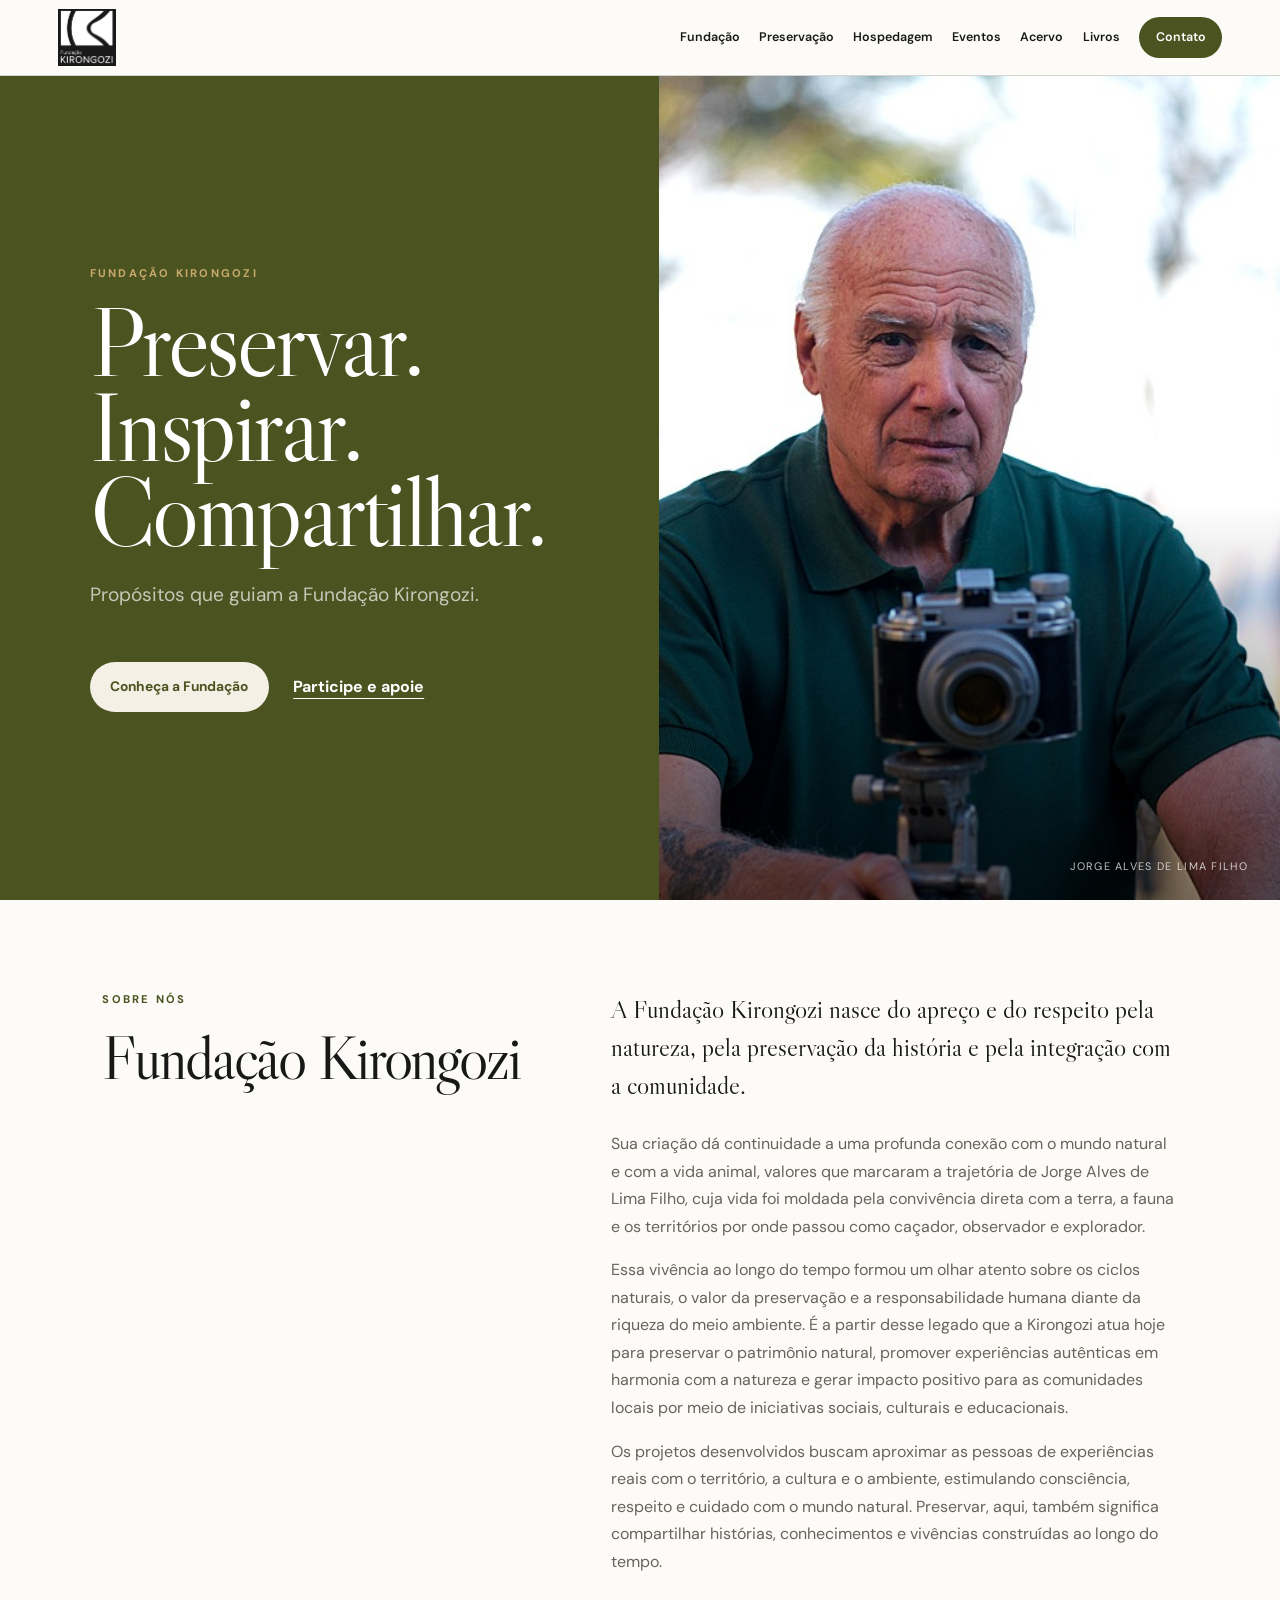
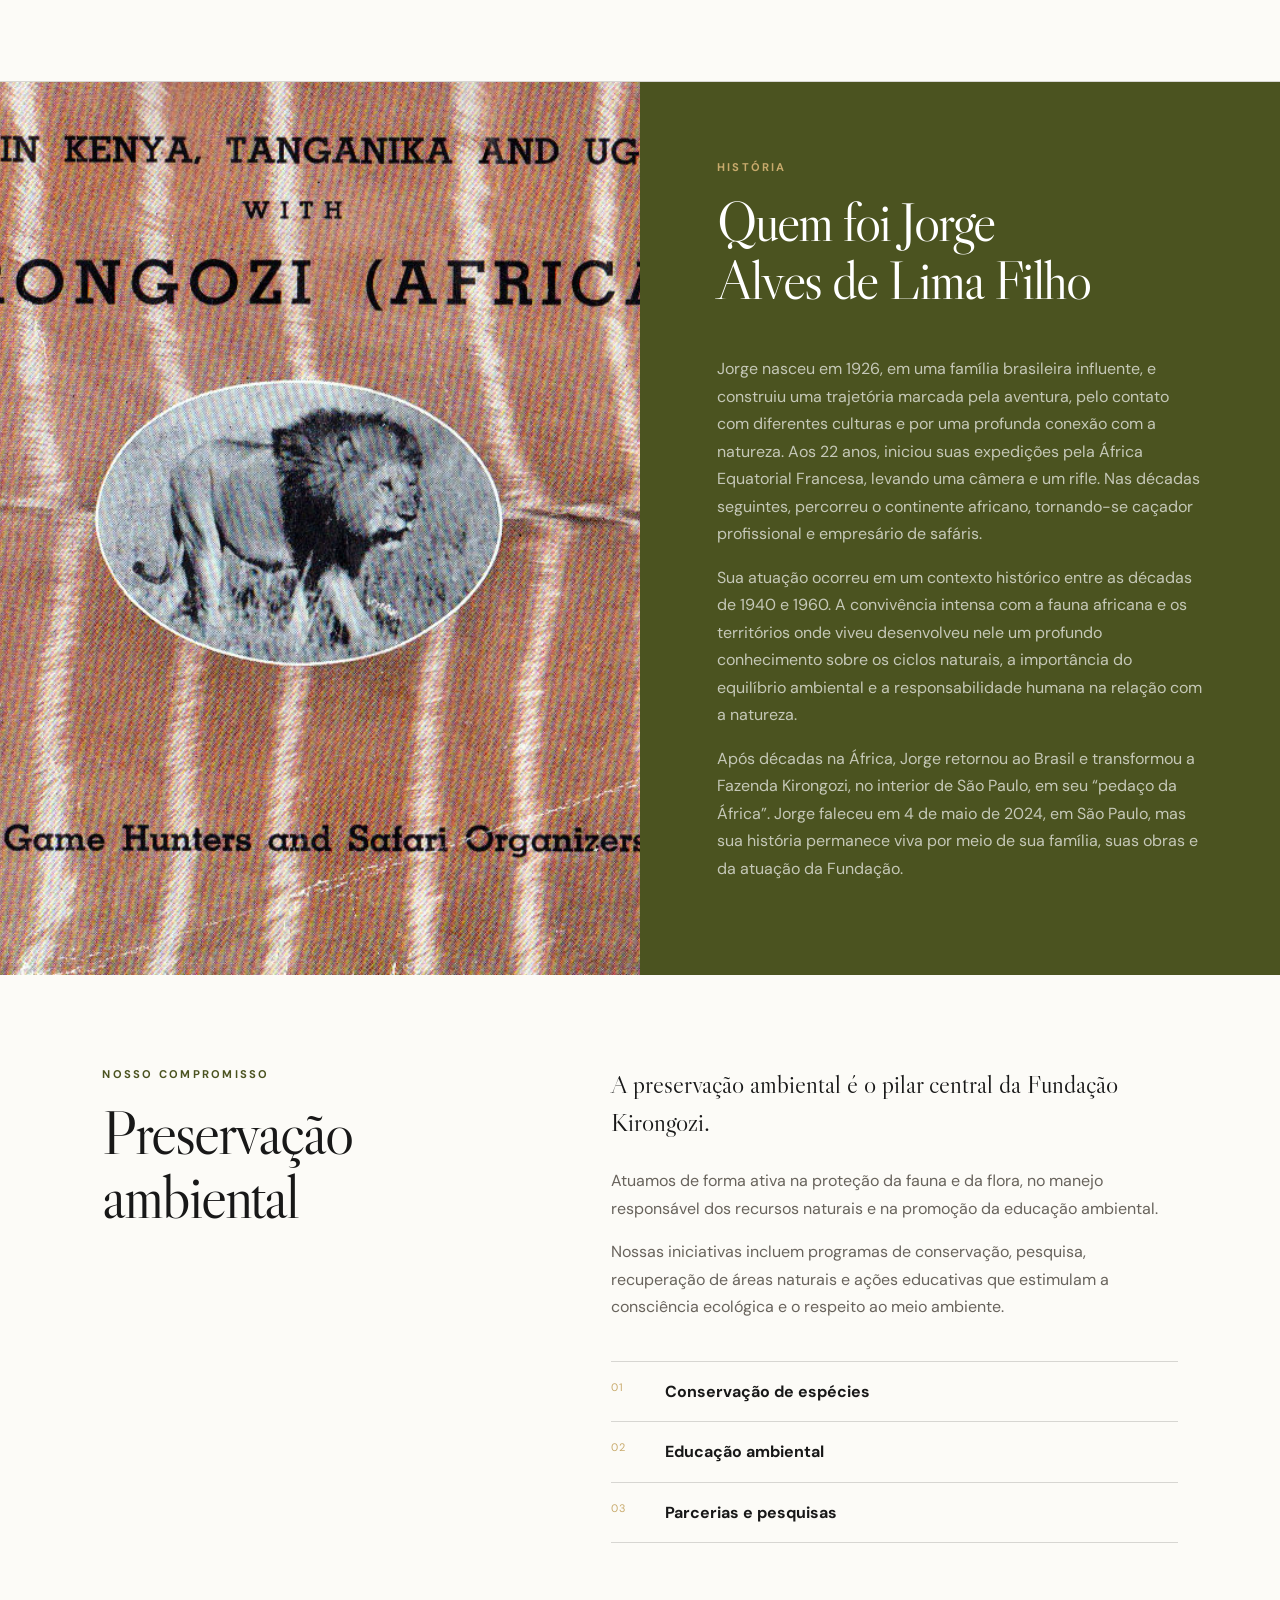
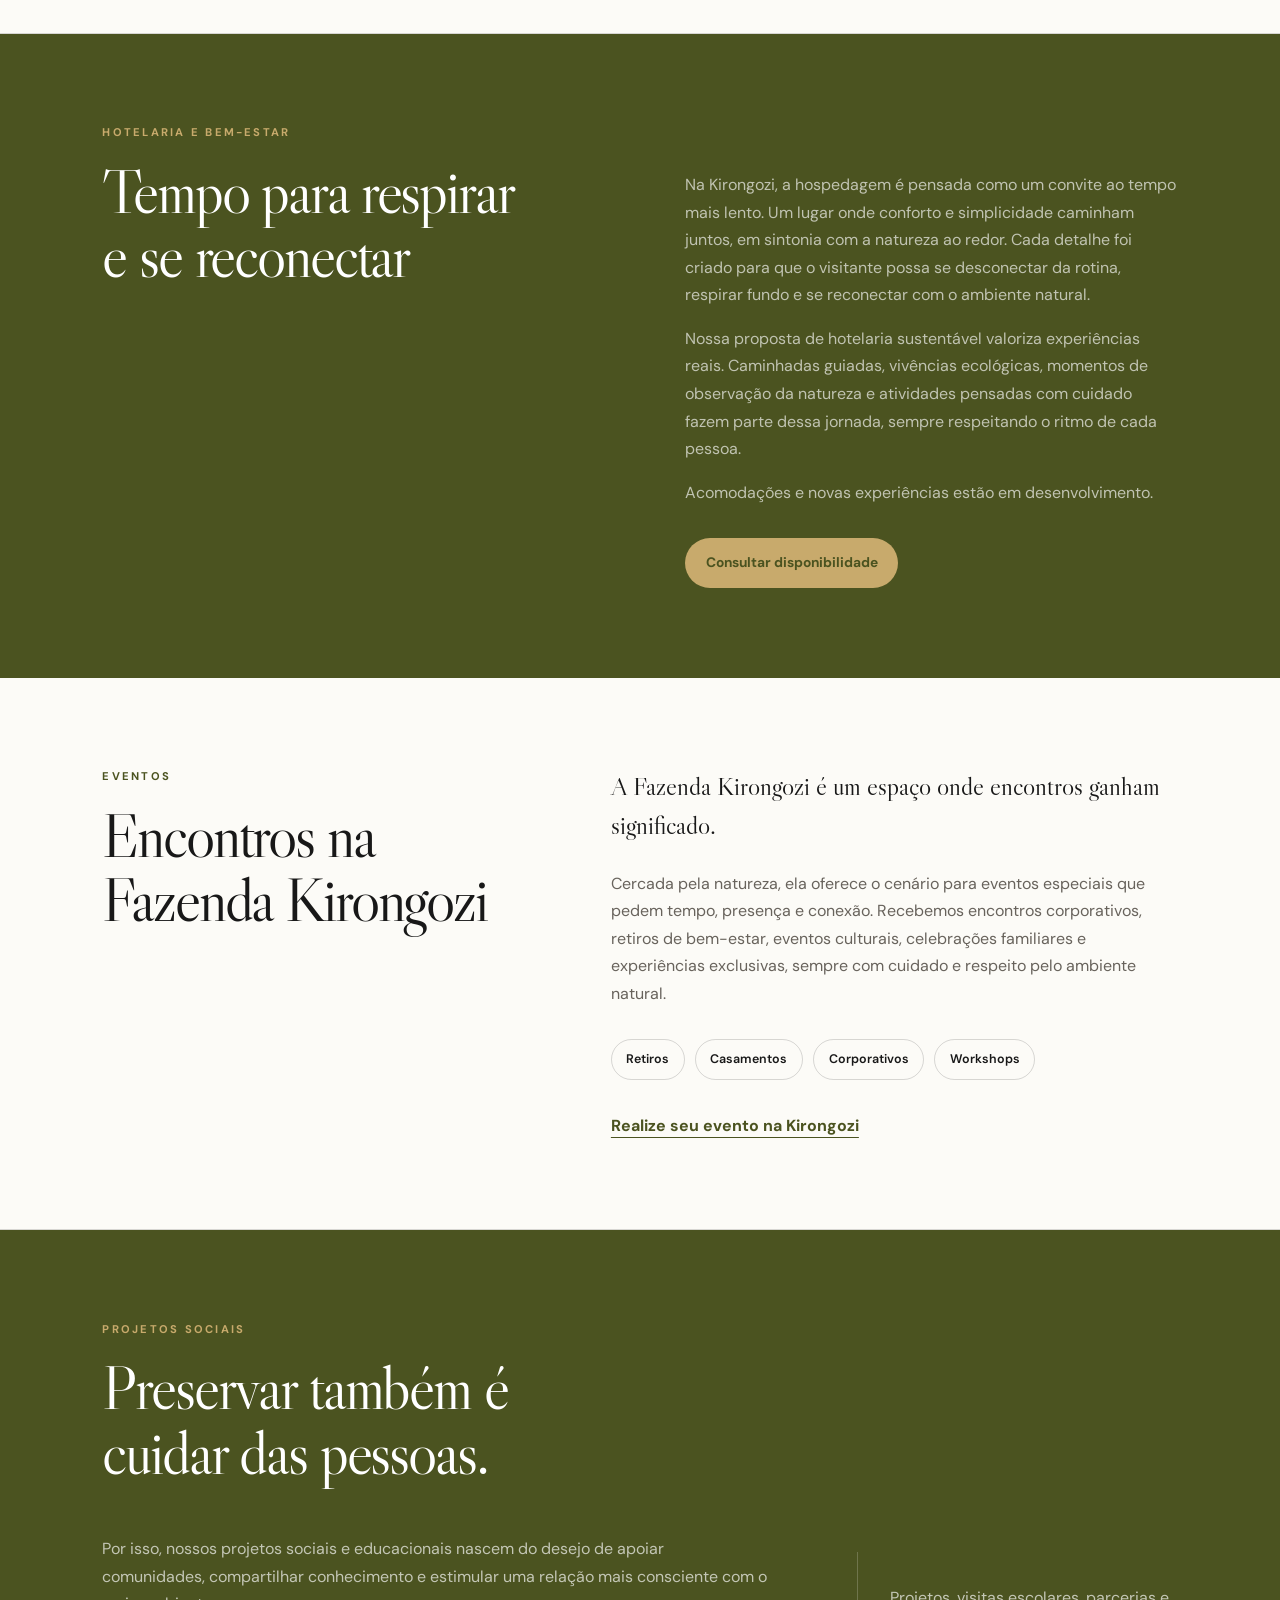
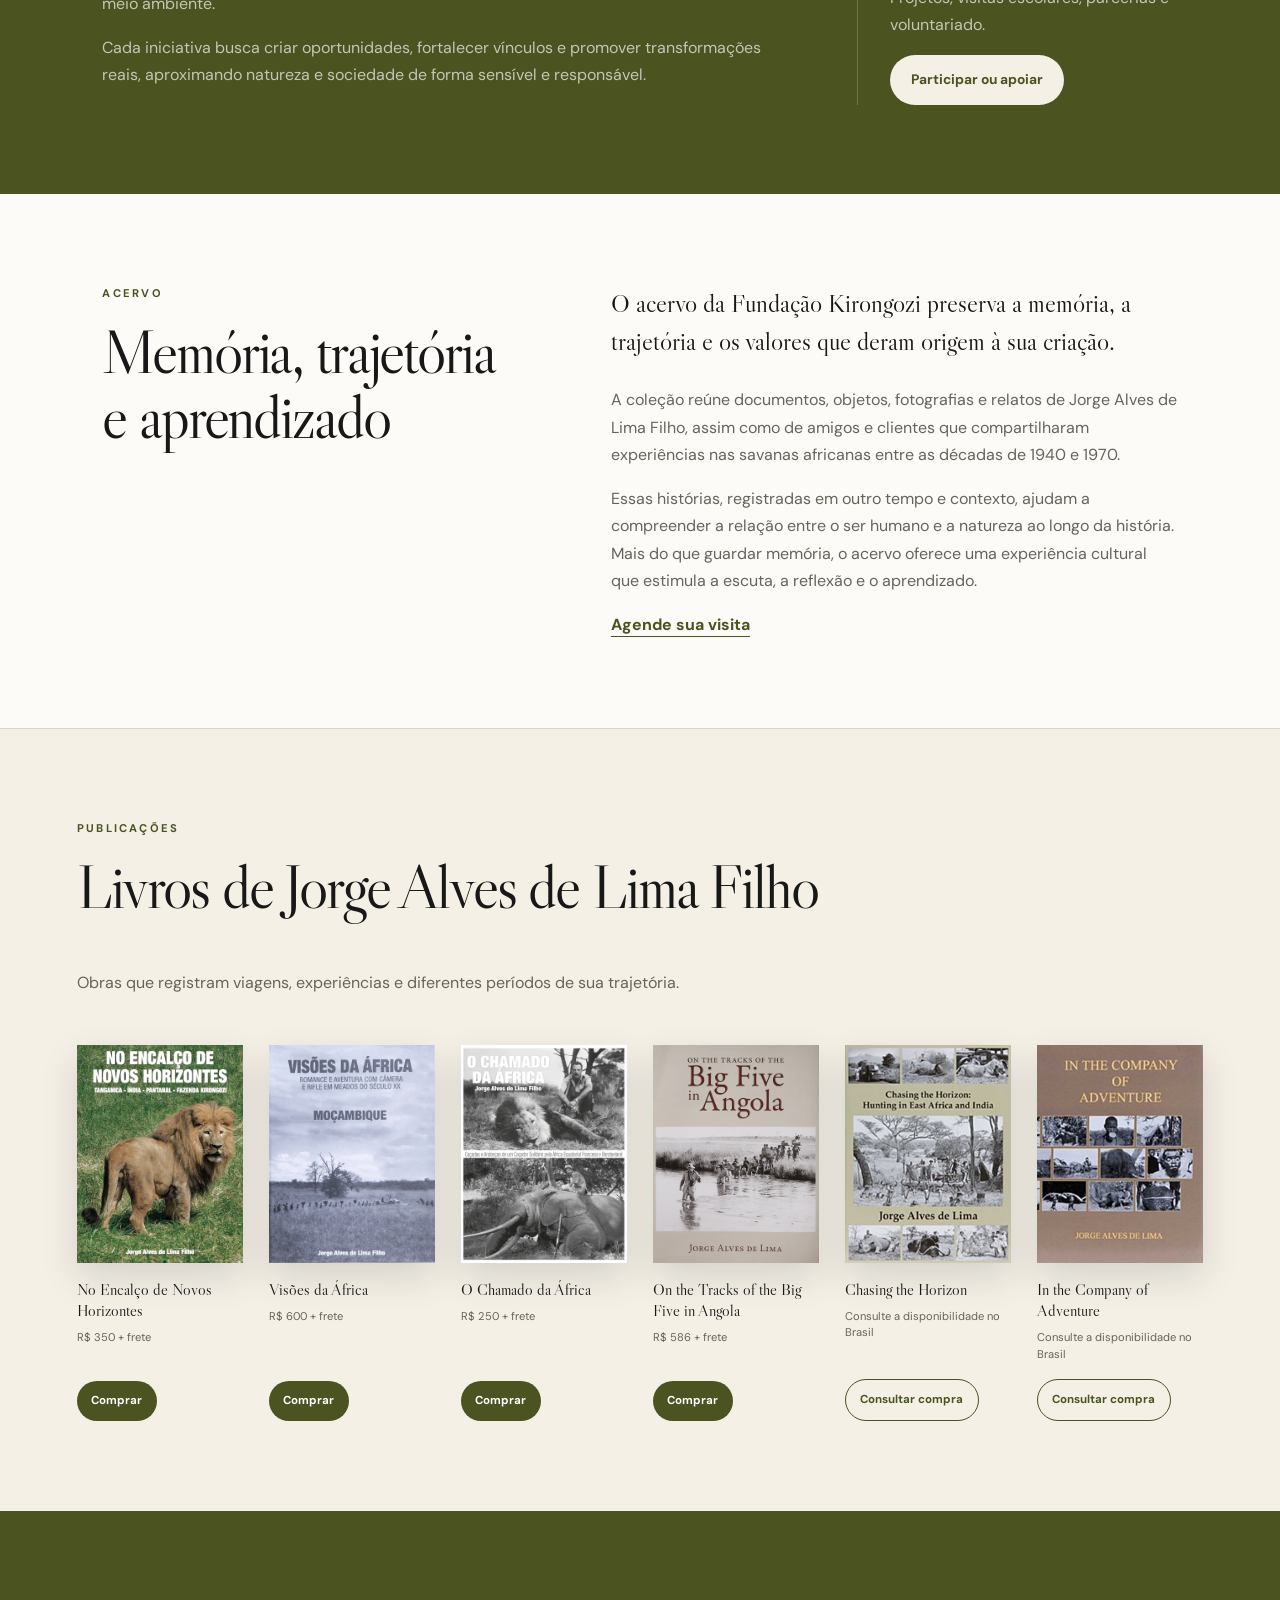
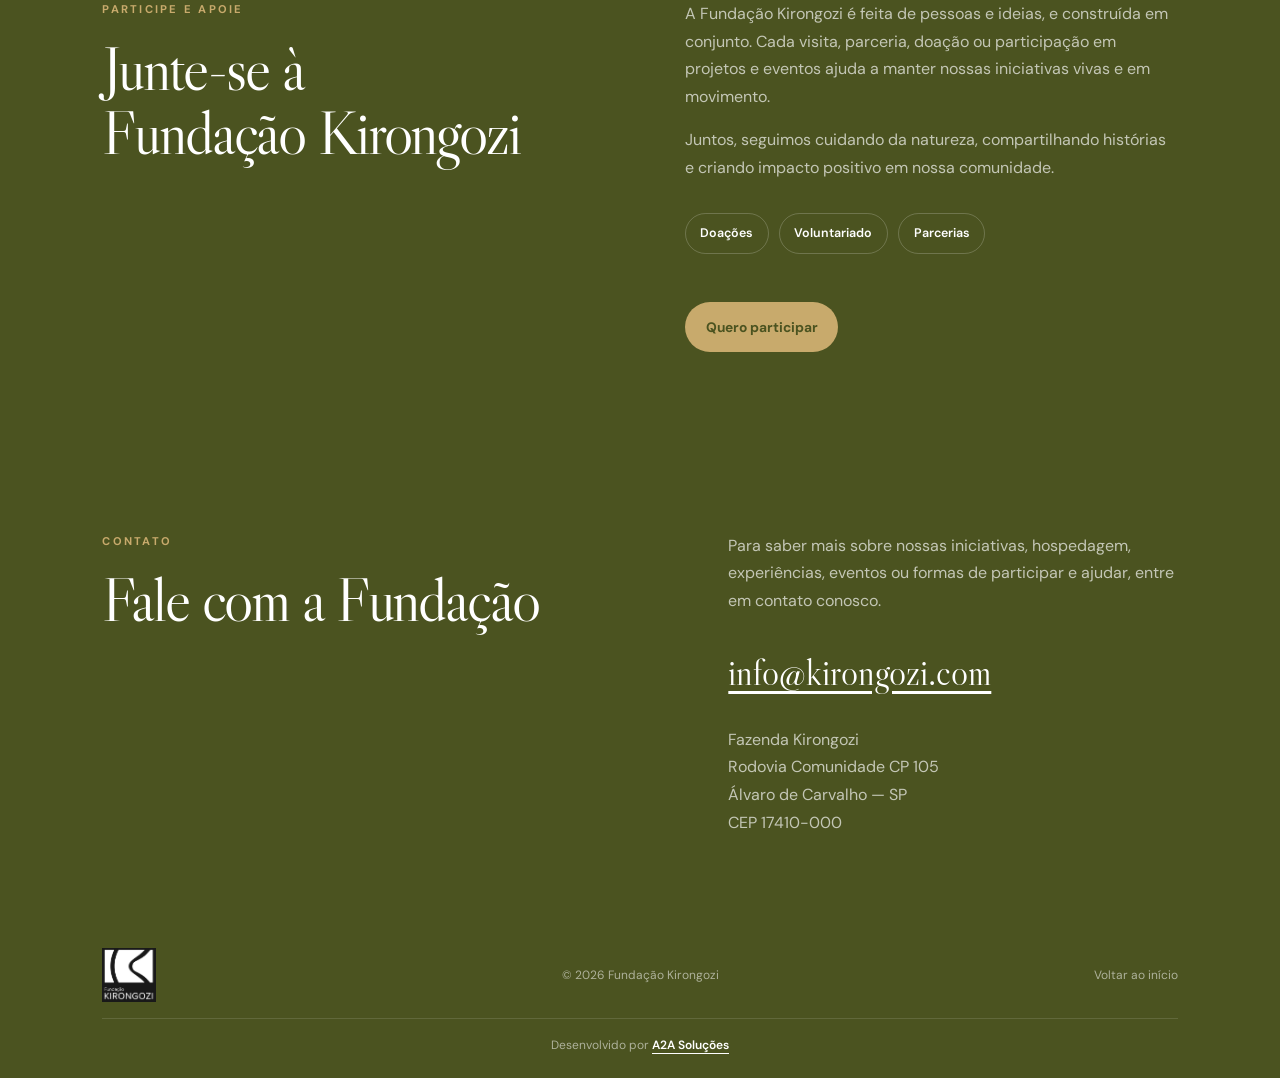
<file: index.html>
<!doctype html>
<html lang="pt-BR">
<head>
  <meta charset="utf-8">
  <script>
    if ('scrollRestoration' in history) history.scrollRestoration = 'manual';
    if (window.location.hash) {
      history.replaceState(null, '', `${window.location.pathname}${window.location.search}`);
    }
  </script>
  <meta name="viewport" content="width=device-width, initial-scale=1">
  <meta name="description" content="Fundação Kirongozi — preservação ambiental, memória, educação, hotelaria e experiências em contato com a natureza.">
  <meta name="theme-color" content="#111111">
  <meta property="og:type" content="website">
  <meta property="og:locale" content="pt_BR">
  <meta property="og:title" content="Fundação Kirongozi">
  <meta property="og:description" content="Preservar. Inspirar. Compartilhar. Propósitos que guiam a Fundação Kirongozi.">
  <title>Fundação Kirongozi | Preservar, inspirar e compartilhar</title>
  <link rel="icon" type="image/png" sizes="32x32" href="assets/favicon-32.png">
  <link rel="icon" type="image/png" sizes="192x192" href="assets/favicon-192.png">
  <link rel="shortcut icon" href="assets/favicon.ico">
  <link rel="apple-touch-icon" sizes="180x180" href="assets/apple-touch-icon.png">
  <link rel="preconnect" href="https://fonts.googleapis.com">
  <link rel="preconnect" href="https://fonts.gstatic.com" crossorigin>
  <link href="https://fonts.googleapis.com/css2?family=DM+Sans:wght@400;500;600;700&family=Libre+Caslon+Display&display=swap" rel="stylesheet">
  <link rel="stylesheet" href="style.css?v=20260925-compact">
</head>
<body>
  <a class="skip-link" href="#conteudo">Ir para o conteúdo</a>
  <div class="scroll-progress" aria-hidden="true"><span></span></div>
  <header class="site-header" id="inicio">
    <a class="brand" href="#inicio" aria-label="Fundação Kirongozi — início">
      <img class="brand-logo" src="assets/logo-kirongozi.png" alt="Fundação Kirongozi" width="465" height="458">
    </a>
    <button class="menu-button" type="button" aria-expanded="false" aria-controls="site-nav">
      <span></span><span></span><span></span><span class="sr-only">Abrir menu</span>
    </button>
    <nav class="site-nav" id="site-nav" aria-label="Navegação principal">
      <a href="#fundacao">Fundação</a><a href="#preservacao">Preservação</a><a href="#experiencias">Hospedagem</a><a href="#eventos">Eventos</a><a href="#acervo">Acervo</a><a href="#livros">Livros</a><a class="nav-cta" href="#contato">Contato</a>
    </nav>
  </header>

  <main id="conteudo">
    <section class="hero" aria-labelledby="hero-title">
      <div class="hero-copy reveal">
        <p class="eyebrow light">Fundação Kirongozi</p>
        <h1 id="hero-title">Preservar.<br>Inspirar.<br>Compartilhar.</h1>
        <p class="hero-intro">Propósitos que guiam a Fundação Kirongozi.</p>
        <div class="hero-actions"><a class="button button-light" href="#fundacao">Conheça a Fundação</a><a class="simple-link light-link" href="#participe">Participe e apoie</a></div>
      </div>
      <figure class="hero-image reveal">
        <img src="assets/jorge-alves-de-lima.jpg" alt="Jorge Alves de Lima Filho segurando uma câmera" width="908" height="676" fetchpriority="high">
        <figcaption>Jorge Alves de Lima Filho</figcaption>
      </figure>
    </section>

    <section class="section about" id="fundacao" aria-labelledby="fundacao-title">
      <div class="section-heading reveal"><p class="eyebrow">Sobre nós</p><h2 id="fundacao-title">Fundação Kirongozi</h2></div>
      <div class="long-copy reveal">
        <p class="lead">A Fundação Kirongozi nasce do apreço e do respeito pela natureza, pela preservação da história e pela integração com a comunidade.</p>
        <p>Sua criação dá continuidade a uma profunda conexão com o mundo natural e com a vida animal, valores que marcaram a trajetória de Jorge Alves de Lima Filho, cuja vida foi moldada pela convivência direta com a terra, a fauna e os territórios por onde passou como caçador, observador e explorador.</p>
        <p>Essa vivência ao longo do tempo formou um olhar atento sobre os ciclos naturais, o valor da preservação e a responsabilidade humana diante da riqueza do meio ambiente. É a partir desse legado que a Kirongozi atua hoje para preservar o patrimônio natural, promover experiências autênticas em harmonia com a natureza e gerar impacto positivo para as comunidades locais por meio de iniciativas sociais, culturais e educacionais.</p>
        <p>Os projetos desenvolvidos buscam aproximar as pessoas de experiências reais com o território, a cultura e o ambiente, estimulando consciência, respeito e cuidado com o mundo natural. Preservar, aqui, também significa compartilhar histórias, conhecimentos e vivências construídas ao longo do tempo.</p>
      </div>
    </section>

    <section class="legacy" aria-labelledby="jorge-title">
      <figure class="legacy-image reveal"><img src="assets/kirongozi-historica.jpg" alt="Registro histórico relacionado à trajetória de Kirongozi na África" width="1144" height="742" loading="lazy"></figure>
      <div class="legacy-copy reveal">
        <p class="eyebrow light">História</p><h2 id="jorge-title">Quem foi Jorge Alves de Lima Filho</h2>
        <p>Jorge nasceu em 1926, em uma família brasileira influente, e construiu uma trajetória marcada pela aventura, pelo contato com diferentes culturas e por uma profunda conexão com a natureza. Aos 22 anos, iniciou suas expedições pela África Equatorial Francesa, levando uma câmera e um rifle. Nas décadas seguintes, percorreu o continente africano, tornando-se caçador profissional e empresário de safáris.</p>
        <p>Sua atuação ocorreu em um contexto histórico entre as décadas de 1940 e 1960. A convivência intensa com a fauna africana e os territórios onde viveu desenvolveu nele um profundo conhecimento sobre os ciclos naturais, a importância do equilíbrio ambiental e a responsabilidade humana na relação com a natureza.</p>
        <p>Após décadas na África, Jorge retornou ao Brasil e transformou a Fazenda Kirongozi, no interior de São Paulo, em seu “pedaço da África”. Jorge faleceu em 4 de maio de 2024, em São Paulo, mas sua história permanece viva por meio de sua família, suas obras e da atuação da Fundação.</p>
      </div>
    </section>

    <section class="section preservation" id="preservacao" aria-labelledby="preservacao-title">
      <div class="section-heading reveal"><p class="eyebrow">Nosso compromisso</p><h2 id="preservacao-title">Preservação ambiental</h2></div>
      <div class="section-content reveal">
        <p class="lead">A preservação ambiental é o pilar central da Fundação Kirongozi.</p>
        <p>Atuamos de forma ativa na proteção da fauna e da flora, no manejo responsável dos recursos naturais e na promoção da educação ambiental.</p>
        <p>Nossas iniciativas incluem programas de conservação, pesquisa, recuperação de áreas naturais e ações educativas que estimulam a consciência ecológica e o respeito ao meio ambiente.</p>
        <div class="topic-list" aria-label="Áreas de atuação"><div><span>01</span><strong>Conservação de espécies</strong></div><div><span>02</span><strong>Educação ambiental</strong></div><div><span>03</span><strong>Parcerias e pesquisas</strong></div></div>
      </div>
    </section>

    <section class="experiences" id="experiencias" aria-labelledby="experiencias-title">
      <div class="experience-header reveal"><p class="eyebrow light">Hotelaria e bem-estar</p><h2 id="experiencias-title">Tempo para respirar e se reconectar</h2></div>
      <div class="experience-copy reveal">
        <p>Na Kirongozi, a hospedagem é pensada como um convite ao tempo mais lento. Um lugar onde conforto e simplicidade caminham juntos, em sintonia com a natureza ao redor. Cada detalhe foi criado para que o visitante possa se desconectar da rotina, respirar fundo e se reconectar com o ambiente natural.</p>
        <p>Nossa proposta de hotelaria sustentável valoriza experiências reais. Caminhadas guiadas, vivências ecológicas, momentos de observação da natureza e atividades pensadas com cuidado fazem parte dessa jornada, sempre respeitando o ritmo de cada pessoa.</p>
        <p>Acomodações e novas experiências estão em desenvolvimento.</p>
        <a class="button button-gold" href="mailto:info@kirongozi.com?subject=Hospedagem%20na%20Kirongozi">Consultar disponibilidade</a>
      </div>
    </section>

    <section class="section events" id="eventos" aria-labelledby="eventos-title">
      <div class="section-heading reveal"><p class="eyebrow">Eventos</p><h2 id="eventos-title">Encontros na Fazenda Kirongozi</h2></div>
      <div class="section-content reveal">
        <p class="lead">A Fazenda Kirongozi é um espaço onde encontros ganham significado.</p>
        <p>Cercada pela natureza, ela oferece o cenário para eventos especiais que pedem tempo, presença e conexão. Recebemos encontros corporativos, retiros de bem-estar, eventos culturais, celebrações familiares e experiências exclusivas, sempre com cuidado e respeito pelo ambiente natural.</p>
        <div class="event-types"><span>Retiros</span><span>Casamentos</span><span>Corporativos</span><span>Workshops</span></div>
        <a class="simple-link" href="mailto:info@kirongozi.com?subject=Evento%20na%20Fazenda%20Kirongozi">Realize seu evento na Kirongozi</a>
      </div>
    </section>

    <section class="social-projects" id="projetos" aria-labelledby="projetos-title">
      <div class="social-projects-copy reveal">
        <p class="eyebrow light">Projetos sociais</p><h2 id="projetos-title">Preservar também é cuidar das pessoas.</h2>
        <p>Por isso, nossos projetos sociais e educacionais nascem do desejo de apoiar comunidades, compartilhar conhecimento e estimular uma relação mais consciente com o meio ambiente.</p>
        <p>Cada iniciativa busca criar oportunidades, fortalecer vínculos e promover transformações reais, aproximando natureza e sociedade de forma sensível e responsável.</p>
      </div>
      <aside class="social-projects-note reveal"><p>Projetos, visitas escolares, parcerias e voluntariado.</p><a class="button button-light" href="mailto:info@kirongozi.com?subject=Projetos%20sociais%20e%20voluntariado">Participar ou apoiar</a></aside>
    </section>

    <section class="section archive" id="acervo" aria-labelledby="acervo-title">
      <div class="section-heading reveal"><p class="eyebrow">Acervo</p><h2 id="acervo-title">Memória, trajetória e aprendizado</h2></div>
      <div class="long-copy reveal">
        <p class="lead">O acervo da Fundação Kirongozi preserva a memória, a trajetória e os valores que deram origem à sua criação.</p>
        <p>A coleção reúne documentos, objetos, fotografias e relatos de Jorge Alves de Lima Filho, assim como de amigos e clientes que compartilharam experiências nas savanas africanas entre as décadas de 1940 e 1970.</p>
        <p>Essas histórias, registradas em outro tempo e contexto, ajudam a compreender a relação entre o ser humano e a natureza ao longo da história. Mais do que guardar memória, o acervo oferece uma experiência cultural que estimula a escuta, a reflexão e o aprendizado.</p>
        <a class="simple-link" href="mailto:info@kirongozi.com?subject=Visita%20ao%20acervo%20Kirongozi">Agende sua visita</a>
      </div>
    </section>

    <section class="books" id="livros" aria-labelledby="livros-title">
      <div class="books-header reveal"><p class="eyebrow">Publicações</p><h2 id="livros-title">Livros de Jorge Alves de Lima Filho</h2><p>Obras que registram viagens, experiências e diferentes períodos de sua trajetória.</p></div>
      <div class="book-grid">
        <article class="book-card reveal"><img src="assets/no-encalco.webp" alt="Capa do livro No Encalço de Novos Horizontes" width="800" height="1046" loading="lazy"><h3>No Encalço de Novos Horizontes</h3><p class="book-price">R$ 350 + frete</p><a class="book-buy" href="https://pag.ae/7_qQ3v_G6/button" target="_blank" rel="noopener noreferrer" aria-label="Comprar No Encalço de Novos Horizontes no PagBank">Comprar</a></article>
        <article class="book-card reveal"><img src="assets/visoes-da-africa.webp" alt="Capa do livro Visões da África" width="800" height="1034" loading="lazy"><h3>Visões da África</h3><p class="book-price">R$ 600 + frete</p><a class="book-buy" href="https://pag.ae/7_qQ4Pvg8/button" target="_blank" rel="noopener noreferrer" aria-label="Comprar Visões da África no PagBank">Comprar</a></article>
        <article class="book-card reveal"><img src="assets/chamado-da-africa.webp" alt="Capa do livro O Chamado da África" width="800" height="1037" loading="lazy"><h3>O Chamado da África</h3><p class="book-price">R$ 250 + frete</p><a class="book-buy" href="https://pag.ae/7_qQ5SDS8/button" target="_blank" rel="noopener noreferrer" aria-label="Comprar O Chamado da África no PagBank">Comprar</a></article>
        <article class="book-card reveal"><img src="assets/big-five-angola.webp" alt="Capa do livro On the Tracks of the Big Five in Angola" width="800" height="1034" loading="lazy"><h3>On the Tracks of the Big Five in Angola</h3><p class="book-price">R$ 586 + frete</p><a class="book-buy" href="https://pag.ae/7_qQ8tfEt/button" target="_blank" rel="noopener noreferrer" aria-label="Comprar On the Tracks of the Big Five in Angola no PagBank">Comprar</a></article>
        <article class="book-card reveal"><img src="assets/chasing-horizon.jpg" alt="Capa do livro Chasing the Horizon" width="484" height="634" loading="lazy"><h3>Chasing the Horizon</h3><p class="book-price">Consulte a disponibilidade no Brasil</p><a class="book-buy book-buy-secondary" href="mailto:info@kirongozi.com?subject=Compra%20do%20livro%20Chasing%20the%20Horizon">Consultar compra</a></article>
        <article class="book-card reveal"><img src="assets/in-company-adventure.jpg" alt="Capa do livro In the Company of Adventure" width="484" height="634" loading="lazy"><h3>In the Company of Adventure</h3><p class="book-price">Consulte a disponibilidade no Brasil</p><a class="book-buy book-buy-secondary" href="mailto:info@kirongozi.com?subject=Compra%20do%20livro%20In%20the%20Company%20of%20Adventure">Consultar compra</a></article>
      </div>
    </section>

    <section class="support" id="participe" aria-labelledby="participe-title">
      <div class="support-heading reveal"><p class="eyebrow light">Participe e apoie</p><h2 id="participe-title">Junte-se à Fundação Kirongozi</h2></div>
      <div class="support-copy reveal">
        <p>A Fundação Kirongozi é feita de pessoas e ideias, e construída em conjunto. Cada visita, parceria, doação ou participação em projetos e eventos ajuda a manter nossas iniciativas vivas e em movimento.</p>
        <p>Juntos, seguimos cuidando da natureza, compartilhando histórias e criando impacto positivo em nossa comunidade.</p>
        <div class="support-options"><span>Doações</span><span>Voluntariado</span><span>Parcerias</span></div>
        <a class="button button-gold" href="mailto:info@kirongozi.com?subject=Quero%20apoiar%20a%20Funda%C3%A7%C3%A3o%20Kirongozi">Quero participar</a>
      </div>
    </section>

    <section class="contact" id="contato" aria-labelledby="contato-title">
      <div class="contact-heading reveal"><p class="eyebrow light">Contato</p><h2 id="contato-title">Fale com a Fundação</h2></div>
      <div class="contact-details reveal">
        <p>Para saber mais sobre nossas iniciativas, hospedagem, experiências, eventos ou formas de participar e ajudar, entre em contato conosco.</p>
        <a class="contact-email" href="mailto:info@kirongozi.com">info@kirongozi.com</a>
        <address>Fazenda Kirongozi<br>Rodovia Comunidade CP 105<br>Álvaro de Carvalho — SP<br>CEP 17410-000</address>
      </div>
    </section>
  </main>

  <footer class="site-footer">
    <div class="footer-brand"><img class="footer-logo" src="assets/logo-kirongozi.png" alt="Fundação Kirongozi" width="465" height="458"></div>
    <p class="footer-copyright">© <span id="year"></span> Fundação Kirongozi</p>
    <a href="#inicio">Voltar ao início</a>
    <p class="footer-credit">Desenvolvido por <a href="https://www.a2a.com.br/" target="_blank" rel="noopener noreferrer">A2A Soluções</a></p>
  </footer>
  <script src="script.js"></script>
</body>
</html>
</file>
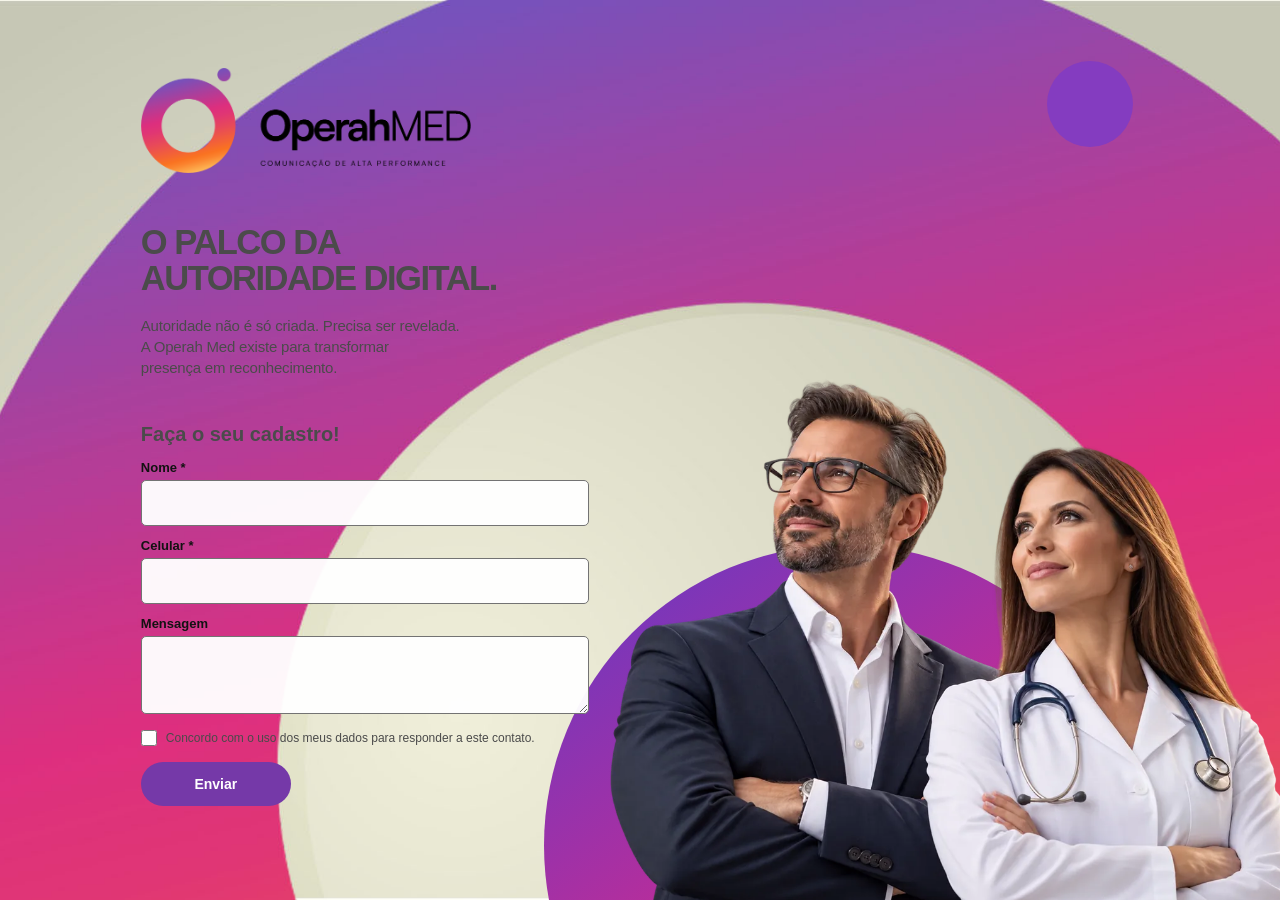
<file: operah-med/index.html>
<!DOCTYPE html>
<html lang="pt-BR">
<head>
  <meta charset="UTF-8">
  <meta name="viewport" content="width=device-width, initial-scale=1.0">
  <meta name="description" content="Comunicação de alta performance para transformar presença médica em reconhecimento.">
  <title>Operah Med</title>
  <link rel="icon" type="image/png" href="icon.png">
  <link rel="apple-touch-icon" href="icon.png">
  <link rel="stylesheet" href="style.css?v=20260924-mobile">
</head>
<body>
  <main class="landing">
    <div class="accent accent-top" aria-hidden="true"></div>

    <section class="content">
      <header class="brand">
        <img src="img/logo-operah-med.png" width="746" height="237" alt="Operah Med - Comunicação de Alta Performance" decoding="async">
      </header>

      <div class="copy">
        <h1>O PALCO DA<br>AUTORIDADE DIGITAL.</h1>
        <p>
          Autoridade não é só criada. Precisa ser revelada.<br class="desktop-break">
          A Operah Med existe para transformar<br class="desktop-break">
          presença em reconhecimento.
        </p>
      </div>

      <form id="contact-form" class="form">
        <input type="hidden" name="_subject" value="Novo cadastro pelo site Operah Med">
        <input type="hidden" name="_template" value="table">
        <input type="text" name="_honey" class="honey" tabindex="-1" autocomplete="off">

        <h2>Faça o seu cadastro!</h2>

        <label>
          <span>Nome *</span>
          <input type="text" name="nome" required autocomplete="name">
        </label>

        <label>
          <span>Celular *</span>
          <input id="celular" type="tel" name="celular" required inputmode="tel" autocomplete="tel">
        </label>

        <label>
          <span>Mensagem</span>
          <textarea name="mensagem" rows="3"></textarea>
        </label>

        <label class="privacy">
          <input type="checkbox" required>
          <span>Concordo com o uso dos meus dados para responder a este contato.</span>
        </label>

        <button type="submit">Enviar</button>
        <p id="form-status" class="form-status" aria-live="polite"></p>
      </form>
    </section>

    <div class="visual" aria-hidden="true">
      <img src="img/doctors.webp" alt="">
    </div>
  </main>

  <script src="script.js"></script>
</body>
</html>
</file>
<file: style.css>
:root { --forest:#4b5320; --forest-dark:#4b5320; --gold:#c8aa6c; --cream:#f4f0e6; --paper:#fcfbf7; --ink:#181818; --muted:#68635c; --line:rgba(24,24,24,.16); --serif:"Libre Caslon Display",Georgia,serif; --sans:"DM Sans",Arial,sans-serif; }
* { box-sizing:border-box; }
html { scroll-behavior:smooth; scroll-padding-top:76px; }
body { margin:0; color:var(--ink); background:var(--paper); font:400 16px/1.72 var(--sans); overflow-x:hidden; }
body.menu-open { overflow:hidden; }
a { color:inherit; }
img { max-width:100%; display:block; }
.sr-only { position:absolute; width:1px; height:1px; padding:0; margin:-1px; overflow:hidden; clip:rect(0,0,0,0); white-space:nowrap; border:0; }
.skip-link { position:fixed; top:-5rem; left:1rem; z-index:100; padding:.7rem 1rem; color:var(--forest-dark); background:var(--gold); font-weight:700; }
.skip-link:focus { top:1rem; }
.scroll-progress { position:fixed; inset:0 0 auto; z-index:100; height:3px; }
.scroll-progress span { display:block; width:0; height:100%; background:var(--gold); }
.site-header { position:sticky; top:0; z-index:30; height:76px; padding:0 clamp(1.25rem,4.5vw,4.5rem); display:flex; align-items:center; justify-content:space-between; border-bottom:1px solid var(--line); background:rgba(252,251,247,.94); backdrop-filter:blur(14px); }
.brand,.footer-brand { display:flex; align-items:center; text-decoration:none; }
.brand-logo { width:58px; height:58px; object-fit:contain; }
.site-nav { display:flex; align-items:center; gap:clamp(.75rem,1.5vw,1.5rem); }
.site-nav a { position:relative; font-size:.78rem; font-weight:600; text-decoration:none; }
.site-nav a:not(.nav-cta)::after { content:""; position:absolute; right:0; bottom:-.45rem; left:0; height:1px; background:var(--forest); transform:scaleX(0); transform-origin:right; transition:transform .2s; }
.site-nav a:hover::after,.site-nav a:focus-visible::after,.site-nav a.active::after { transform:scaleX(1); transform-origin:left; }
.nav-cta { padding:.62rem 1.05rem; border-radius:99px; color:white; background:var(--forest); }
.menu-button { display:none; width:44px; height:44px; padding:9px; border:0; border-radius:50%; background:transparent; }
.menu-button span:not(.sr-only) { display:block; width:24px; height:2px; margin:5px 0; background:var(--ink); transition:transform .2s,opacity .2s; }
.eyebrow { margin:0 0 1rem; color:var(--forest); font-size:.7rem; font-weight:700; letter-spacing:.2em; text-transform:uppercase; }
.eyebrow.light { color:var(--gold); }
h1,h2,h3,p { margin-top:0; }
h1,h2 { font-family:var(--serif); font-weight:400; letter-spacing:-.035em; }
h2 { font-size:clamp(2.5rem,4.8vw,5rem); line-height:1.05; text-wrap:balance; }
.button { min-height:50px; padding:.78rem 1.3rem; display:inline-flex; align-items:center; justify-content:center; border-radius:99px; font-size:.86rem; font-weight:700; text-decoration:none; transition:transform .2s,background .2s; }
.button:hover { transform:translateY(-2px); }
.button-light { color:var(--forest-dark); background:var(--cream); }
.button-gold { color:var(--forest-dark); background:var(--gold); }
.simple-link { display:inline-block; color:var(--forest); font-weight:700; text-underline-offset:.35rem; }
.light-link { color:white; }
.hero { min-height:calc(100svh - 76px); display:grid; grid-template-columns:1.03fr .97fr; color:white; background:var(--forest-dark); }
.hero-copy { padding:clamp(5rem,10vw,9rem) clamp(1.25rem,7vw,7rem); display:flex; flex-direction:column; justify-content:center; }
.hero h1 { margin-bottom:1.5rem; font-size:clamp(4rem,7.7vw,8rem); line-height:.86; }
.hero-intro { max-width:520px; color:rgba(255,255,255,.68); font-size:clamp(1.05rem,1.5vw,1.3rem); }
.hero-actions { margin-top:2rem; display:flex; align-items:center; gap:1.5rem; }
.hero-image { min-height:620px; margin:0; position:relative; overflow:hidden; background:#171717; }
.hero-image::after { content:""; position:absolute; inset:0; background:linear-gradient(to top,rgba(0,0,0,.52),transparent 48%); pointer-events:none; }
.hero-image img { width:100%; height:100%; object-fit:cover; object-position:50% 35%; }
.hero-image figcaption { position:absolute; right:2rem; bottom:1.5rem; z-index:1; color:rgba(255,255,255,.75); font-size:.68rem; letter-spacing:.12em; text-transform:uppercase; }
.section { padding:clamp(4rem,7vw,6.5rem) clamp(1.25rem,8vw,8rem); display:grid; grid-template-columns:.85fr 1.15fr; gap:clamp(2.5rem,7vw,7rem); border-bottom:1px solid var(--line); }
.section-heading { align-self:start; position:sticky; top:120px; }
.section-heading h2 { max-width:580px; }
.long-copy,.section-content { max-width:740px; }
.lead { color:var(--ink); font:clamp(1.25rem,2vw,1.65rem)/1.5 var(--serif); }
.long-copy p:not(.lead),.section-content>p:not(.lead) { color:var(--muted); }
.legacy { display:grid; grid-template-columns:1fr 1fr; color:white; background:var(--forest); }
.legacy-image { min-height:720px; margin:0; overflow:hidden; }
.legacy-image img { width:100%; height:100%; object-fit:cover; }
.legacy-copy { padding:clamp(3.5rem,6vw,6rem); display:flex; flex-direction:column; justify-content:center; }
.legacy-copy h2 { font-size:clamp(2.5rem,4.3vw,4.6rem); }
.legacy-copy p:not(.eyebrow) { color:rgba(255,255,255,.68); }
.topic-list { margin-top:2.5rem; border-top:1px solid var(--line); }
.topic-list div { padding:1rem 0; display:grid; grid-template-columns:54px 1fr; border-bottom:1px solid var(--line); }
.topic-list span { color:var(--gold); font-size:.68rem; letter-spacing:.12em; }
.experiences { padding:clamp(4rem,7vw,6.5rem) clamp(1.25rem,8vw,8rem); display:grid; grid-template-columns:1fr 1fr; gap:clamp(2.5rem,7vw,7rem); color:white; background:var(--forest-dark); }
.experience-header h2 { max-width:680px; }
.experience-copy { max-width:650px; padding-top:3rem; }
.experience-copy p { color:rgba(255,255,255,.65); }
.experience-copy .button { margin-top:1rem; }
.event-types,.support-options { margin:2rem 0; display:flex; flex-wrap:wrap; gap:.65rem; }
.event-types span,.support-options span { padding:.55rem .9rem; border:1px solid var(--line); border-radius:99px; font-size:.78rem; font-weight:600; }
.social-projects { padding:clamp(4rem,7vw,6.5rem) clamp(1.25rem,8vw,8rem); display:grid; grid-template-columns:1.35fr .65fr; gap:7vw; align-items:end; color:white; background:var(--forest); }
.social-projects-copy { max-width:850px; }
.social-projects-copy h2 { max-width:900px; }
.social-projects-copy p:not(.eyebrow) { max-width:700px; color:rgba(255,255,255,.67); }
.social-projects-note { padding:2rem 0 0 2rem; border-left:1px solid rgba(255,255,255,.2); }
.social-projects-note p { color:rgba(255,255,255,.67); }
.books { padding:clamp(4rem,7vw,6.5rem) clamp(1.25rem,6vw,6rem); background:var(--cream); }
.books-header { max-width:820px; margin-bottom:3rem; }
.books-header>p:last-child { color:var(--muted); }
.book-grid { display:grid; grid-template-columns:repeat(6,minmax(0,1fr)); gap:clamp(1rem,2vw,2rem); }
.book-card { min-width:0; margin:0; display:flex; flex-direction:column; align-items:flex-start; }
.book-card img { width:100%; height:auto; aspect-ratio:484/634; object-fit:cover; box-shadow:0 14px 35px rgba(25,25,25,.14); transition:transform .25s,box-shadow .25s; }
.book-card:hover img { transform:translateY(-7px); box-shadow:0 20px 45px rgba(30,35,30,.2); }
.book-card h3 { margin:1rem 0 .45rem; font:1rem/1.35 var(--serif); }
.book-price { min-height:3.2em; margin:0 0 .9rem; color:var(--muted); font-size:.7rem; line-height:1.5; }
.book-buy { margin-top:auto; padding:.62rem .9rem; display:inline-flex; align-items:center; justify-content:center; border-radius:99px; color:white; background:var(--forest); font-size:.72rem; font-weight:700; text-decoration:none; transition:transform .2s,background .2s; }
.book-buy:hover { background:var(--forest-dark); transform:translateY(-2px); }
.book-buy-secondary { color:var(--forest); border:1px solid var(--forest); background:transparent; }
.book-buy-secondary:hover { color:white; }
.support { padding:clamp(4rem,7vw,6.5rem) clamp(1.25rem,8vw,8rem); display:grid; grid-template-columns:1fr 1fr; gap:7vw; color:white; background:var(--forest-dark); }
.support-copy { max-width:650px; }
.support-copy>p { color:rgba(255,255,255,.67); }
.support-options span { border-color:rgba(255,255,255,.2); }
.support-copy .button { margin-top:1rem; }
.contact { padding:clamp(4rem,7vw,6.5rem) clamp(1.25rem,8vw,8rem); display:grid; grid-template-columns:1.1fr .9fr; gap:6vw; color:white; background:var(--forest); }
.contact-details>p { max-width:550px; color:rgba(255,255,255,.67); }
.contact-email { display:inline-block; margin:1.3rem 0 2rem; color:white; font:clamp(1.5rem,2.8vw,2.6rem)/1.2 var(--serif); text-underline-offset:.4rem; }
.contact address { color:rgba(255,255,255,.67); font-style:normal; }
.site-footer { padding:1.4rem clamp(1.25rem,8vw,8rem); display:grid; grid-template-columns:1fr 1fr 1fr; align-items:center; color:rgba(255,255,255,.55); background:var(--forest-dark); font-size:.75rem; }
.footer-logo { width:54px; height:54px; object-fit:contain; }
.site-footer p { margin:0; }
.footer-copyright { text-align:center; }
.site-footer>a { justify-self:end; text-decoration:none; }
.footer-credit { grid-column:1/-1; width:100%; margin-top:1rem!important; padding-top:1rem; border-top:1px solid rgba(255,255,255,.12); text-align:center; }
.footer-credit a { color:white; font-weight:600; text-underline-offset:.25rem; }
.reveal { opacity:0; transform:translateY(20px); transition:opacity .7s ease,transform .7s ease; }
.reveal.visible { opacity:1; transform:none; }
:focus-visible { outline:3px solid var(--gold); outline-offset:4px; }
@media (max-width:1080px) { .site-nav{gap:.65rem}.site-nav a{font-size:.7rem}.book-grid{grid-template-columns:repeat(3,minmax(0,1fr))} }
@media (max-width:820px) {
  html{scroll-padding-top:70px}.site-header{height:70px}.menu-button{display:block;z-index:32;cursor:pointer}.menu-button[aria-expanded="true"] span:nth-child(1){transform:translateY(7px) rotate(45deg)}.menu-button[aria-expanded="true"] span:nth-child(2){opacity:0}.menu-button[aria-expanded="true"] span:nth-child(3){transform:translateY(-7px) rotate(-45deg)}
  .site-nav{position:fixed;inset:70px 0 0;padding:1.6rem 1.25rem 3rem;display:flex;flex-direction:column;align-items:stretch;gap:0;visibility:hidden;overflow-y:auto;opacity:0;background:var(--paper);transform:translateY(-12px);transition:opacity .2s,transform .2s,visibility .2s}.site-nav.open{visibility:visible;opacity:1;transform:none}.site-nav a{padding:.85rem .1rem;border-bottom:1px solid var(--line);font:1.35rem/1.25 var(--serif)}.site-nav a::after{display:none}.site-nav .nav-cta{margin-top:1rem;color:white;font:700 .88rem var(--sans);text-align:center}
  .hero,.legacy,.section,.experiences,.social-projects,.support,.contact{grid-template-columns:1fr}.hero-copy{min-height:620px}.hero-image{min-height:620px}.section-heading{position:static}.legacy-image{min-height:560px}.experience-copy{padding-top:0}.social-projects-note{padding:1.5rem 0 0;border-top:1px solid rgba(255,255,255,.2);border-left:0}.site-footer{grid-template-columns:1fr auto;gap:1rem}.footer-copyright{grid-column:1/-1;grid-row:2;text-align:left}.footer-credit{grid-row:3;text-align:center}
  .section,.experiences,.social-projects,.support,.contact{padding:3.25rem 1.25rem;gap:1.75rem}
  .legacy-copy{padding:3.25rem 1.25rem}
  .books{padding:3.25rem 1.25rem}
  .books-header{margin-bottom:2.25rem}
  .section-heading h2,.experience-header h2,.social-projects-copy h2,.support-heading h2,.contact-heading h2{margin-bottom:.35rem}
  .long-copy p,.section-content p,.experience-copy p,.social-projects-copy p,.support-copy p,.contact-details p{margin-bottom:.9rem}
  .topic-list{margin-top:1.5rem}
  .event-types,.support-options{margin:1.35rem 0}
}
@media (max-width:560px) { h2{font-size:clamp(2rem,9vw,2.8rem)}.hero-copy{min-height:510px;padding:4rem 1.25rem}.hero h1{font-size:clamp(2.6rem,11vw,3.8rem);line-height:.96}.hero-actions{align-items:flex-start;flex-direction:column}.hero-image{min-height:480px}.legacy-image{min-height:400px}.book-grid{grid-template-columns:repeat(2,minmax(0,1fr));gap:2rem 1rem}.book-card h3{font-size:.9rem}.book-price{min-height:4.5em;font-size:.68rem}.book-buy{width:100%;padding:.62rem .5rem}.footer-logo{width:48px;height:48px} }
@media (prefers-reduced-motion:reduce) { html{scroll-behavior:auto}*,*::before,*::after{animation-duration:.01ms!important;transition-duration:.01ms!important}.reveal{opacity:1;transform:none} }
</file>
<file: operah-med/style.css>
:root { --ink: #4b4b4b; }
* { box-sizing: border-box; }
html, body { margin: 0; min-height: 100%; }
body { font-family: Arial, Helvetica, sans-serif; color: var(--ink); }
button, input, textarea { font: inherit; }
.landing { position: relative; min-height: 100vh; overflow: hidden; background: #e7e7d7 url('img/background.jpg') center/cover no-repeat; }
.content { position: relative; z-index: 3; width: min(35vw, 480px); margin-left: 11vw; padding-top: clamp(44px, 7.6vh, 84px); padding-bottom: 44px; }
.brand { display: block; width: min(100%, 330px); }
.brand img { display: block; width: 100%; height: auto; }
.copy { margin-top: clamp(38px, 5.8vh, 66px); }
.copy h1 { margin: 0 0 18px; font-size: clamp(30px, 2.7vw, 42px); line-height: 1.03; letter-spacing: -1.5px; font-weight: 800; }
.copy p { margin: 0; font-size: clamp(15px, 1.15vw, 18px); line-height: 1.4; letter-spacing: -.2px; }
.form { margin-top: clamp(38px, 5vh, 55px); max-width: 450px; }
.form .honey { display: none; }
.form h2 { margin: 0 0 14px; font-size: 20px; font-weight: 600; }
.form label:not(.privacy) { display: block; margin-bottom: 12px; }
.form label:not(.privacy) span { display: block; margin-bottom: 5px; font-size: 13px; font-weight: 600; color: #121212; }
.form input:not([type='checkbox']), .form textarea { width: 100%; border: 1px solid #737373; border-radius: 5px; background: rgba(255,255,255,.96); outline: none; padding: 10px 12px; font-size: 15px; color: #242424; }
.form input:not([type='checkbox']) { height: 46px; }
.form textarea { min-height: 78px; resize: vertical; }
.form input:focus, .form textarea:focus { border-color: #922eaa; box-shadow: 0 0 0 2px rgba(146,46,170,.13); }
.privacy { display: flex; gap: 9px; align-items: flex-start; margin: 8px 0 16px; font-size: 12px; line-height: 1.35; }
.privacy input { width: 16px; height: 16px; flex: none; margin: 0; accent-color: #922eaa; }
.form button { min-width: 150px; height: 44px; border: 0; border-radius: 22px; background: #7539a8; color: #fff; font-size: 14px; font-weight: 700; cursor: pointer; transition: transform .2s, background .2s; }
.form button:hover { background: #922eaa; transform: translateY(-1px); }
.form button:disabled { cursor: wait; opacity: .75; }
.form-status { display: none; margin: 10px 0 0; color: #6e278e; font-size: 13px; font-weight: 700; }
.form-status.visible { display: block; }
.form-status.error { color: #a22929; }
.visual { position: absolute; z-index: 2; right: -1.5vw; bottom: -1px; width: min(59vw, 1000px); height: 94vh; display: flex; align-items: flex-end; justify-content: flex-end; }
.visual::before { content: ""; position: absolute; width: min(47vw, 780px); aspect-ratio: 1; border-radius: 50%; left: 0; bottom: -29%; background: linear-gradient(145deg, #6d38c0 6%, #b52e9c 43%, #ef3269 70%, #ff6b26 100%); }
.visual img { position: relative; z-index: 2; display: block; width: auto; height: min(92vh, 970px); max-width: 100%; object-fit: contain; object-position: bottom right; }
.accent { position: absolute; z-index: 1; border-radius: 50%; background: #843cc0; }
.accent-top { width: 86px; height: 86px; right: 11.5vw; top: 6.8vh; }
@media (max-width: 900px) {
  .landing { display: flex; flex-direction: column; min-height: 100svh; overflow: hidden; }
  .content { width: 100%; max-width: 650px; margin: 0 auto; padding: 32px 24px 18px; }
  .brand { width: min(100%, 300px); }
  .copy { margin-top: 36px; max-width: 520px; }
  .copy h1 { font-size: clamp(30px, 7vw, 46px); line-height: 1.02; overflow-wrap: break-word; }
  .copy p { max-width: 480px; font-size: 16px; line-height: 1.4; }
  .desktop-break { display: none; }
  .form { margin-top: 30px; max-width: 480px; }
  .form h2 { font-size: 18px; }
  .visual { position: relative; flex: none; align-self: center; width: min(100%, 650px); height: auto; right: auto; bottom: auto; margin: 0 auto; overflow: hidden; }
  .visual::before { width: 78%; left: 15%; bottom: -30%; }
  .visual img { width: min(100%, 560px); height: auto; margin-left: auto; }
  .accent-top { width: 54px; height: 54px; right: 8vw; top: 4vh; }
}
@media (max-width: 430px) {
  .content { padding: 26px 19px 12px; }
  .brand { width: min(100%, 270px); }
  .copy { margin-top: 30px; }
  .copy h1 { font-size: clamp(29px, 8.1vw, 36px); letter-spacing: -1.4px; }
  .form button { width: 100%; }
}
@media (prefers-reduced-motion: reduce) {
  * { scroll-behavior: auto !important; transition: none !important; }
}
</file>
